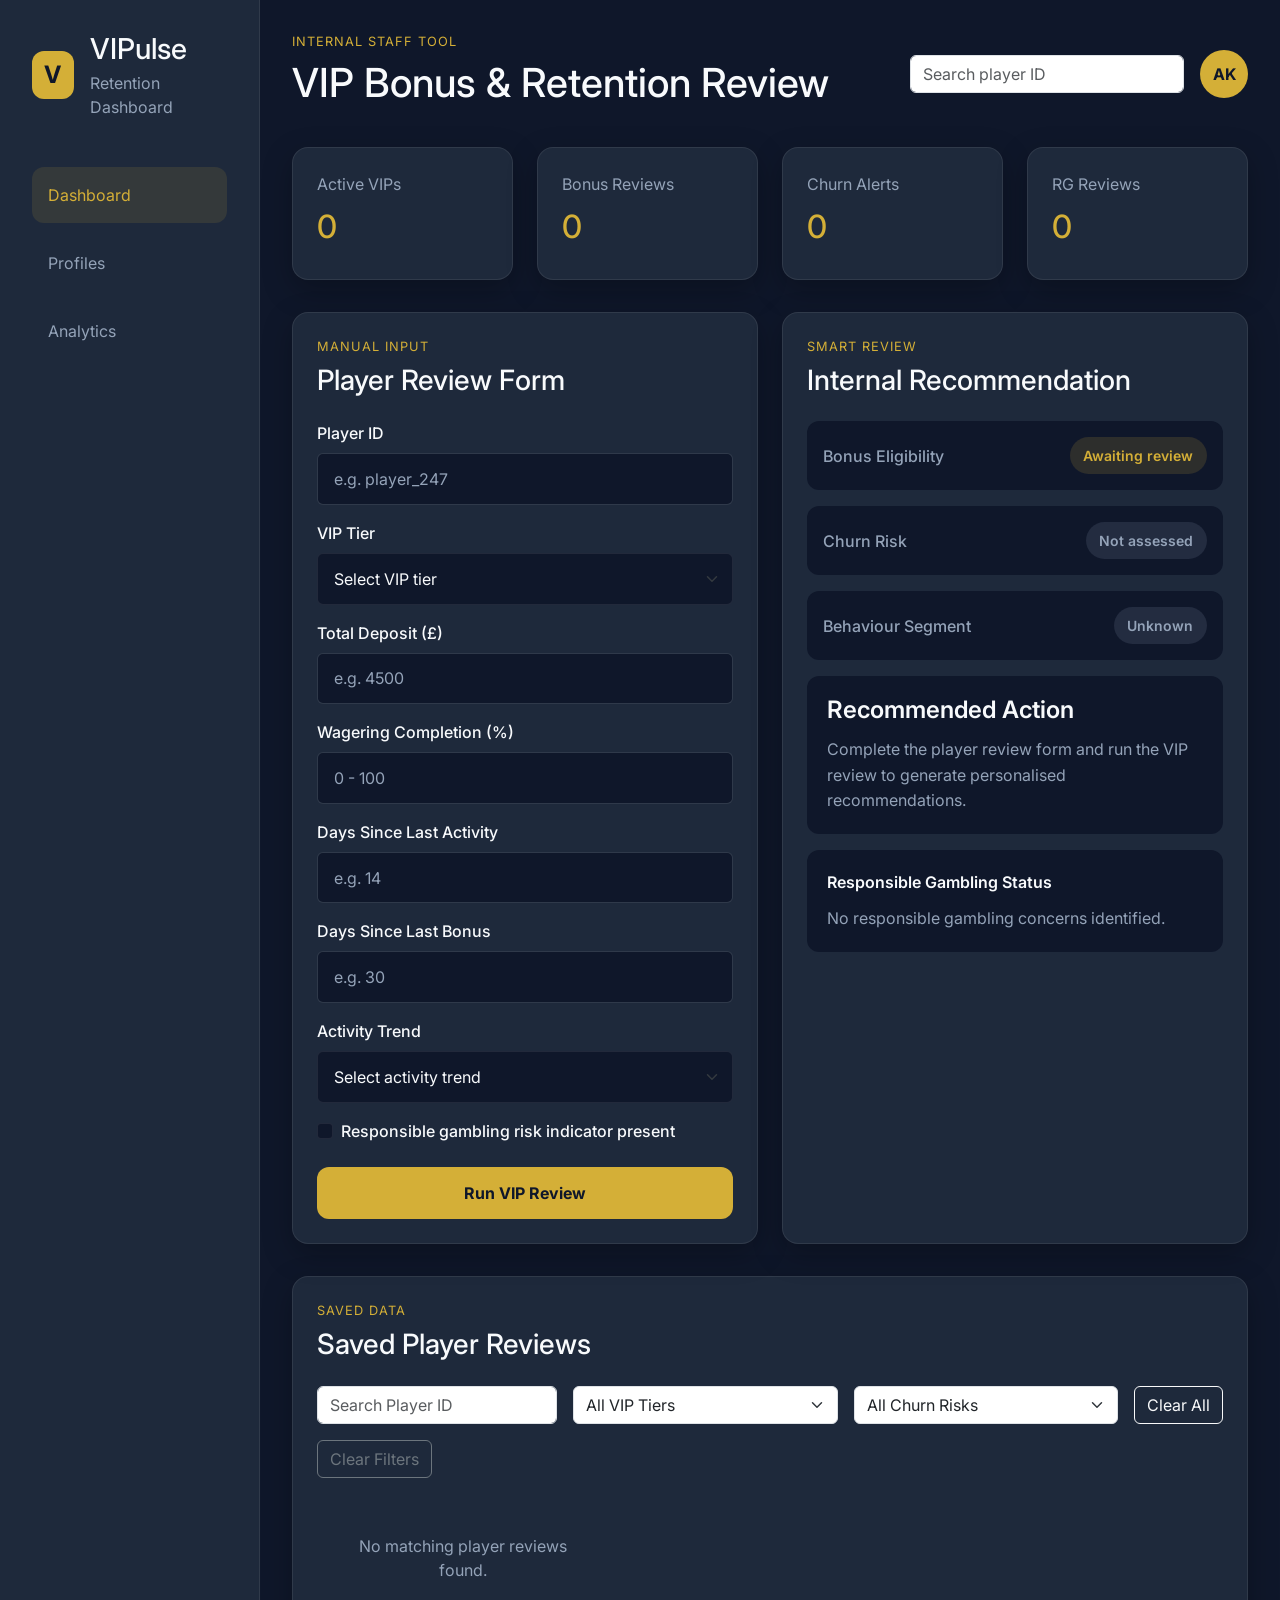
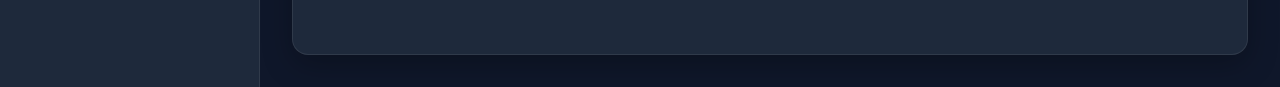
<file: index.html>
<!doctype html>
<html lang="en">
  <head>
    <meta charset="UTF-8" >
    <meta name="viewport" content="width=device-width, initial-scale=1.0" >
    <meta
      name="description"
      content="VIPulse is an interactive VIP retention and bonus review dashboard prototype for iGaming teams."
    >
    <title>VIPulse | Dashboard</title>

    <!-- Google Font: Inter -->
    <link rel="preconnect" href="https://fonts.googleapis.com" >
    <link rel="preconnect" href="https://fonts.gstatic.com" crossorigin >
    <link
      href="https://fonts.googleapis.com/css2?family=Inter:wght@400;500;600;700;800&display=swap"
      rel="stylesheet"
    >

    <!-- Favicon -->
    <link rel="icon" type="image/png" href="assets/images/favicon.png" >

    <!-- Bootstrap CSS -->
    <link
      href="https://cdn.jsdelivr.net/npm/bootstrap@5.3.3/dist/css/bootstrap.min.css"
      rel="stylesheet"
    >

    <!-- Custom CSS -->
    <link rel="stylesheet" href="assets/css/style.css" >
  </head>

  <body>
    <div class="dashboard-wrapper">
      <!-- Sidebar navigation -->
      <aside class="sidebar">
        <div class="brand">
          <span class="brand-icon">V</span>
          <div>
            <h1>VIPulse</h1>
            <p>Retention Dashboard</p>
          </div>
        </div>

        <nav class="sidebar-nav" aria-label="Main navigation">
          <a href="index.html" class="nav-link active">Dashboard</a>
          <a href="pages/profiles.html" class="nav-link">Profiles</a>
          <a href="pages/analytics.html" class="nav-link">Analytics</a>
        </nav>
      </aside>

      <!-- Main dashboard content -->
      <div class="main-content">
        <!-- Page header -->
        <header class="page-header">
          <div>
            <p class="eyebrow">Internal staff tool</p>
            <h2>VIP Bonus & Retention Review</h2>
          </div>

          <div class="header-actions">
            <form id="global-search-form">
              <input
                type="search"
                id="global-player-search"
                class="form-control search-input"
                placeholder="Search player ID"
              >

              <div id="search-error-message" class="search-error-message">
                Player not found.
              </div>
            </form>

            <div class="profile-badge">AK</div>
          </div>
        </header>

        <!-- Statistics summary cards -->
        <section class="stats-section" aria-label="Dashboard summary">
          <article class="stat-card">
            <p>Active VIPs</p>
            <h3 id="active-vips-count">0</h3>
          </article>

          <article class="stat-card">
            <p>Bonus Reviews</p>
            <h3 id="bonus-reviews-count">0</h3>
          </article>

          <article class="stat-card">
            <p>Churn Alerts</p>
            <h3 id="churn-alerts-count">0</h3>
          </article>

          <article class="stat-card">
            <p>RG Reviews</p>
            <h3 id="rg-reviews-count">0</h3>
          </article>
        </section>

        <!-- Review form and recommendation area -->
        <main class="dashboard-main">
          <section class="panel">
            <div class="section-heading">
              <p class="eyebrow">Manual input</p>
              <h3>Player Review Form</h3>
            </div>

            <form id="player-review-form" class="player-form" novalidate>
              <div class="mb-3">
                <label for="player-id" class="form-label">Player ID</label>
                <input
                  type="text"
                  id="player-id"
                  class="form-control"
                  placeholder="e.g. player_247"
                >
                <div class="invalid-feedback">Player ID is required.</div>
              </div>

              <div class="mb-3">
                <label for="vip-tier" class="form-label">VIP Tier</label>
                <select id="vip-tier" class="form-select">
                  <option value="">Select VIP tier</option>
                  <option value="silver">Silver</option>
                  <option value="gold">Gold</option>
                  <option value="platinum">Platinum</option>
                  <option value="diamond">Diamond</option>
                </select>
                <div class="invalid-feedback">Please select a VIP tier.</div>
              </div>

              <div class="mb-3">
                <label for="total-deposit" class="form-label"
                  >Total Deposit (£)</label
                >
                <input
                  type="number"
                  id="total-deposit"
                  class="form-control"
                  placeholder="e.g. 4500"
                  min="0"
                >
                <div class="invalid-feedback">
                  Total deposit must be 0 or above.
                </div>
              </div>

              <div class="mb-3">
                <label for="wagering-completion" class="form-label"
                  >Wagering Completion (%)</label
                >
                <input
                  type="number"
                  id="wagering-completion"
                  class="form-control"
                  placeholder="0 - 100"
                  min="0"
                  max="100"
                >
                <div class="invalid-feedback">
                  Wagering completion must be between 0 and 100.
                </div>
              </div>

              <div class="mb-3">
                <label for="last-active-days" class="form-label"
                  >Days Since Last Activity</label
                >
                <input
                  type="number"
                  id="last-active-days"
                  class="form-control"
                  placeholder="e.g. 14"
                  min="0"
                >
                <div class="invalid-feedback">
                  Days since last activity must be 0 or above.
                </div>
              </div>

              <div class="mb-3">
                <label for="last-bonus-days" class="form-label">
                  Days Since Last Bonus
                </label>

                <input
                  type="number"
                  id="last-bonus-days"
                  class="form-control"
                  placeholder="e.g. 30"
                  min="0"
                >

                <div class="invalid-feedback">
                  Days since last bonus must be 0 or above.
                </div>
              </div>

              <div class="mb-3">
                <label for="activity-trend" class="form-label"
                  >Activity Trend</label
                >
                <select id="activity-trend" class="form-select">
                  <option value="">Select activity trend</option>
                  <option value="increasing">Increasing</option>
                  <option value="stable">Stable</option>
                  <option value="decreasing">Decreasing</option>
                  <option value="inactive">Inactive</option>
                </select>
                <div class="invalid-feedback">
                  Please select an activity trend.
                </div>
              </div>

              <div class="form-check mb-4">
                <input type="checkbox" id="rg-risk" class="form-check-input" >
                <label for="rg-risk" class="form-check-label">
                  Responsible gambling risk indicator present
                </label>
              </div>

              <button type="submit" class="btn submit-btn w-100">
                Run VIP Review
              </button>
              <div id="success-message" class="success-message">
                Player review completed and saved successfully.
              </div>
            </form>
          </section>

          <section class="panel">
            <div class="section-heading">
              <p class="eyebrow">Smart review</p>
              <h3>Internal Recommendation</h3>
            </div>

            <div class="recommendation-container">
              <div class="recommendation-item">
                <span class="recommendation-label">Bonus Eligibility</span>
                <span id="bonus-status" class="status-badge pending">
                  Awaiting review
                </span>
              </div>

              <div class="recommendation-item">
                <span class="recommendation-label">Churn Risk</span>
                <span id="churn-status" class="status-badge neutral">
                  Not assessed
                </span>
              </div>

              <div class="recommendation-item">
                <span class="recommendation-label">Behaviour Segment</span>
                <span id="segment-status" class="status-badge neutral">
                  Unknown
                </span>
              </div>

              <div class="recommendation-alert">
                <h4>Recommended Action</h4>

                <p id="recommendation-text">
                  Complete the player review form and run the VIP review to
                  generate personalised recommendations.
                </p>
              </div>

              <div class="rg-warning">
                <span>Responsible Gambling Status</span>

                <p id="rg-status">
                  No responsible gambling concerns identified.
                </p>
              </div>
            </div>
          </section>
        </main>

        <!-- Saved reviews section -->
        <section class="panel saved-reviews-section">
          <div class="section-heading">
            <p class="eyebrow">Saved data</p>
            <h3>Saved Player Reviews</h3>
          </div>

          <div class="saved-reviews-header">
            <div class="review-filters">
              <input
                type="search"
                id="search-player"
                class="form-control"
                placeholder="Search Player ID"
              >
              <label for="filter-tier" class="visually-hidden">Filter by VIP Tier</label>
              <select id="filter-tier" class="form-select">
                <option value="">All VIP Tiers</option>
                <option value="silver">Silver</option>
                <option value="gold">Gold</option>
                <option value="platinum">Platinum</option>
                <option value="diamond">Diamond</option>
              </select>

              <label for="filter-churn" class="visually-hidden">Filter by Churn Risk</label>
              <select id="filter-churn" class="form-select">
                <option value="">All Churn Risks</option>
                <option value="High risk">High Risk</option>
                <option value="Medium risk">Medium Risk</option>
                <option value="Low risk">Low Risk</option>
              </select>

              <button id="clear-filters-btn" class="btn btn-outline-secondary">
                Clear Filters
              </button>
            </div>

            <button id="clear-reviews-btn" class="btn btn-outline-light">
              Clear All
            </button>
          </div>

          <div id="saved-reviews-container" class="saved-reviews-grid">
            <p class="empty-state">No player reviews saved yet.</p>
          </div>
        </section>
      </div>
    </div>

    <!-- Bootstrap JavaScript -->
    <script src="https://cdn.jsdelivr.net/npm/bootstrap@5.3.3/dist/js/bootstrap.bundle.min.js"></script>

    <!-- Custom JavaScript -->
    <script src="assets/js/app.js"></script>
  </body>
</html>
</file>
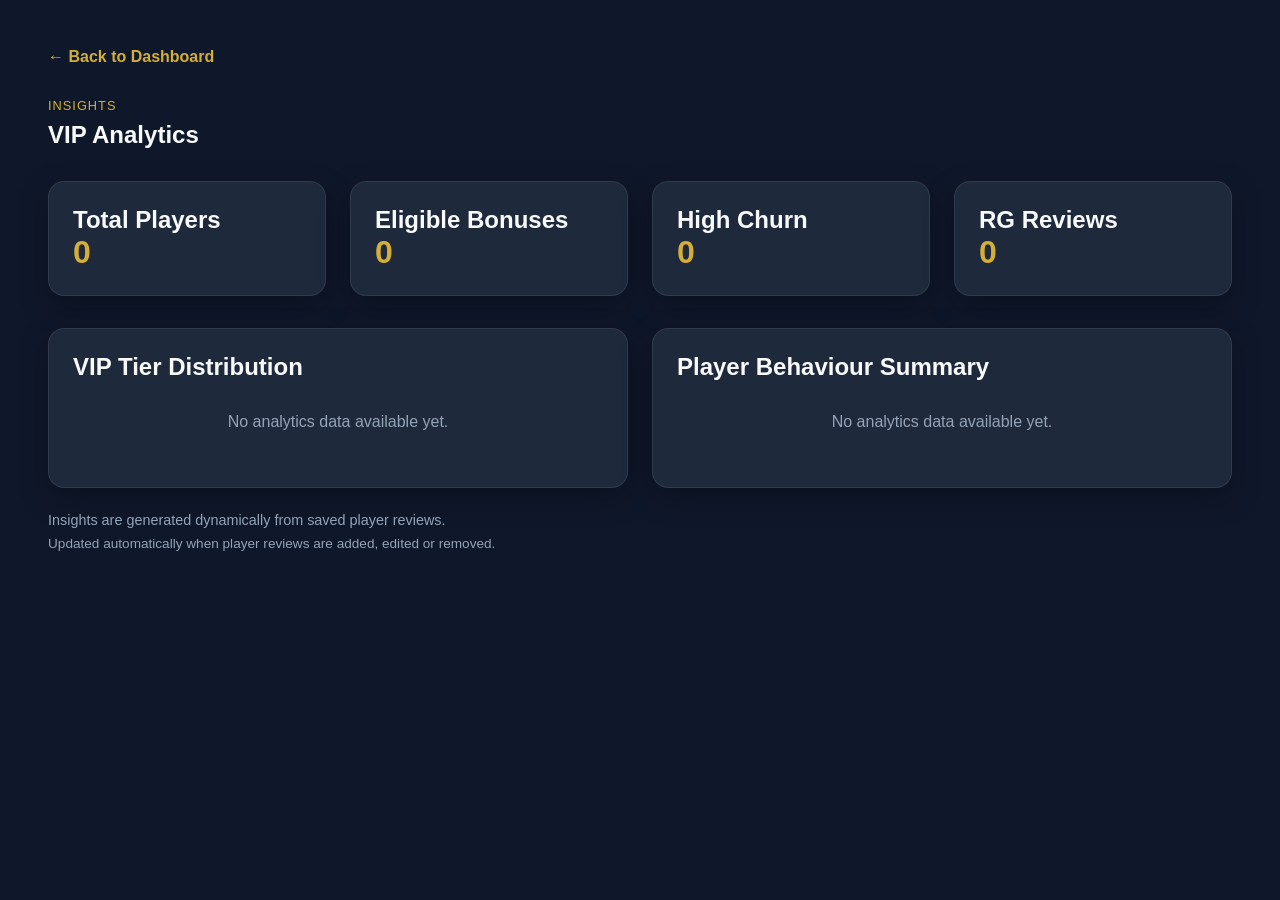
<file: pages/analytics.html>
<!doctype html>
<html lang="en">
  <head>
    <meta charset="UTF-8" >
    <meta name="viewport" content="width=device-width, initial-scale=1.0" >
    <meta
  name="description"
  content="Analyse VIP player behaviour, bonus activity, churn risk and retention trends using the VIPulse analytics dashboard."
>

    <title>VIPulse | Analytics</title>

    <!-- Favicon -->
    <link rel="icon" type="image/png" href="../assets/images/favicon.png" >

    <link rel="stylesheet" href="../assets/css/style.css" >
  </head>

  <body>
    <main class="secondary-page">
      <a href="../index.html" class="back-link">← Back to Dashboard</a>

      <section class="analytics-container">
        <p class="eyebrow">Insights</p>
        <h1>VIP Analytics</h1>

        <div id="analytics-content">
          <section class="analytics-summary">
            <div class="analytics-card">
              <h2>Total Players</h2>
              <p id="analytics-total-players">0</p>
            </div>

            <div class="analytics-card">
              <h2>Eligible Bonuses</h2>
              <p id="analytics-bonus">0</p>
            </div>

            <div class="analytics-card">
              <h2>High Churn</h2>
              <p id="analytics-churn">0</p>
            </div>

            <div class="analytics-card">
              <h2>RG Reviews</h2>
              <p id="analytics-rg">0</p>
            </div>
          </section>

          <section class="analytics-breakdown">
            <div class="analytics-section">
              <h2>VIP Tier Distribution</h2>
              <div id="tier-breakdown"></div>
            </div>

            <div class="analytics-section">
              <h2>Player Behaviour Summary</h2>
              <div id="behaviour-breakdown"></div>
            </div>
          </section>
        </div>
        <p class="analytics-note">
          Insights are generated dynamically from saved player reviews.
        </p>

        <p class="analytics-update-note">
          Updated automatically when player reviews are added, edited or
          removed.
        </p>
      </section>
    </main>

    <script src="../assets/js/app.js"></script>
  </body>
</html>
</file>
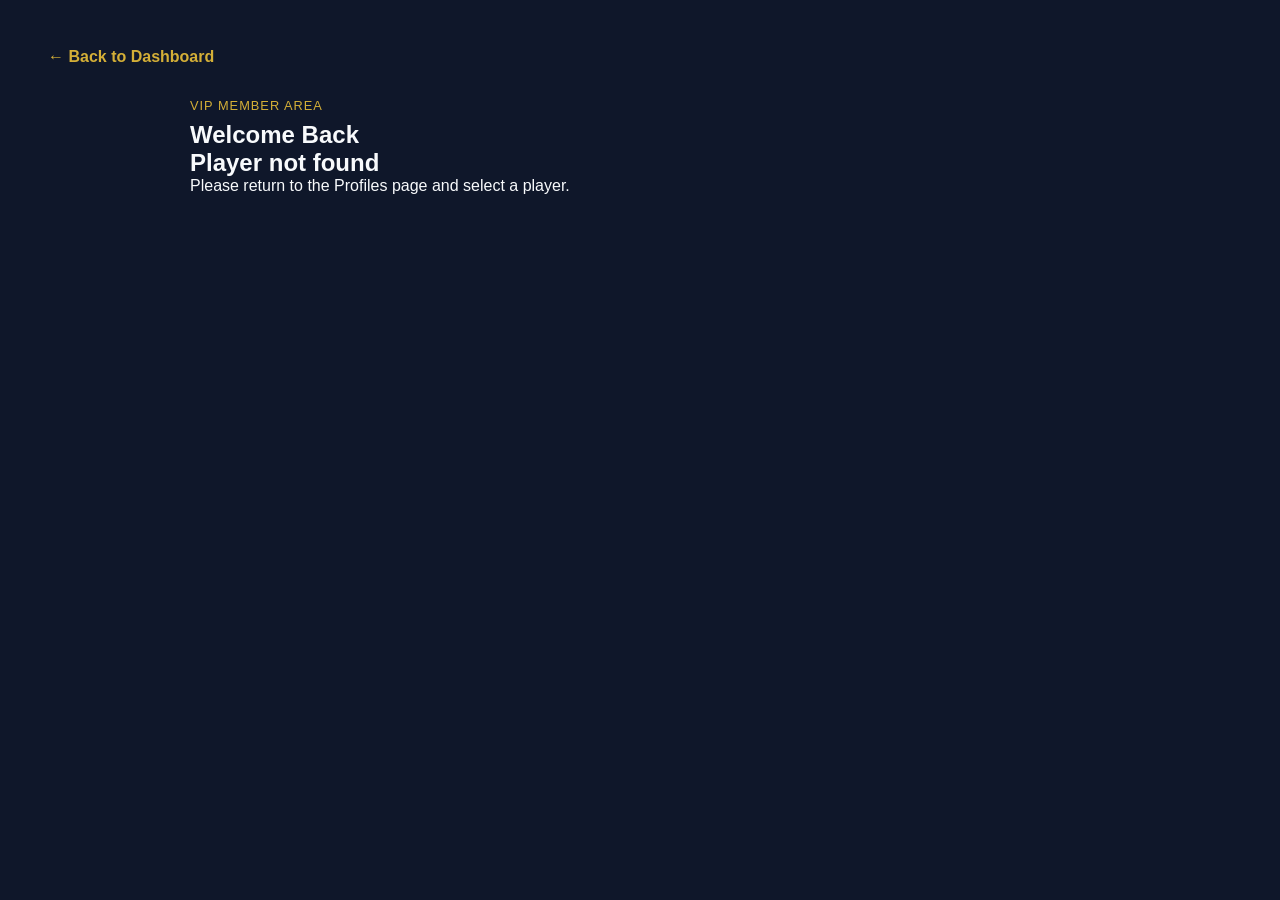
<file: pages/customer-preview.html>
<!doctype html>
<html lang="en">
  <head>
    <meta charset="UTF-8" >
    <meta name="viewport" content="width=device-width, initial-scale=1.0" >
    <meta
  name="description"
  content="Preview customer retention recommendations and VIP player insights in VIPulse."
>

    <title>VIPulse | Customer Preview</title>

    <!-- Favicon -->
    <link rel="icon" type="image/png" href="../assets/images/favicon.png" >

    <link rel="stylesheet" href="../assets/css/style.css" >
  </head>

  <body>
    <main class="secondary-page">
      <a href="../index.html" class="back-link">← Back to Dashboard</a>

      <section class="customer-preview-container">
        <p class="eyebrow">VIP Member Area</p>
        <h1>Welcome Back</h1>

        <div id="customer-preview-content">
          <!-- Customer preview will be generated by JavaScript -->
        </div>
      </section>
    </main>

    <script src="../assets/js/app.js"></script>
  </body>
</html>
</file>
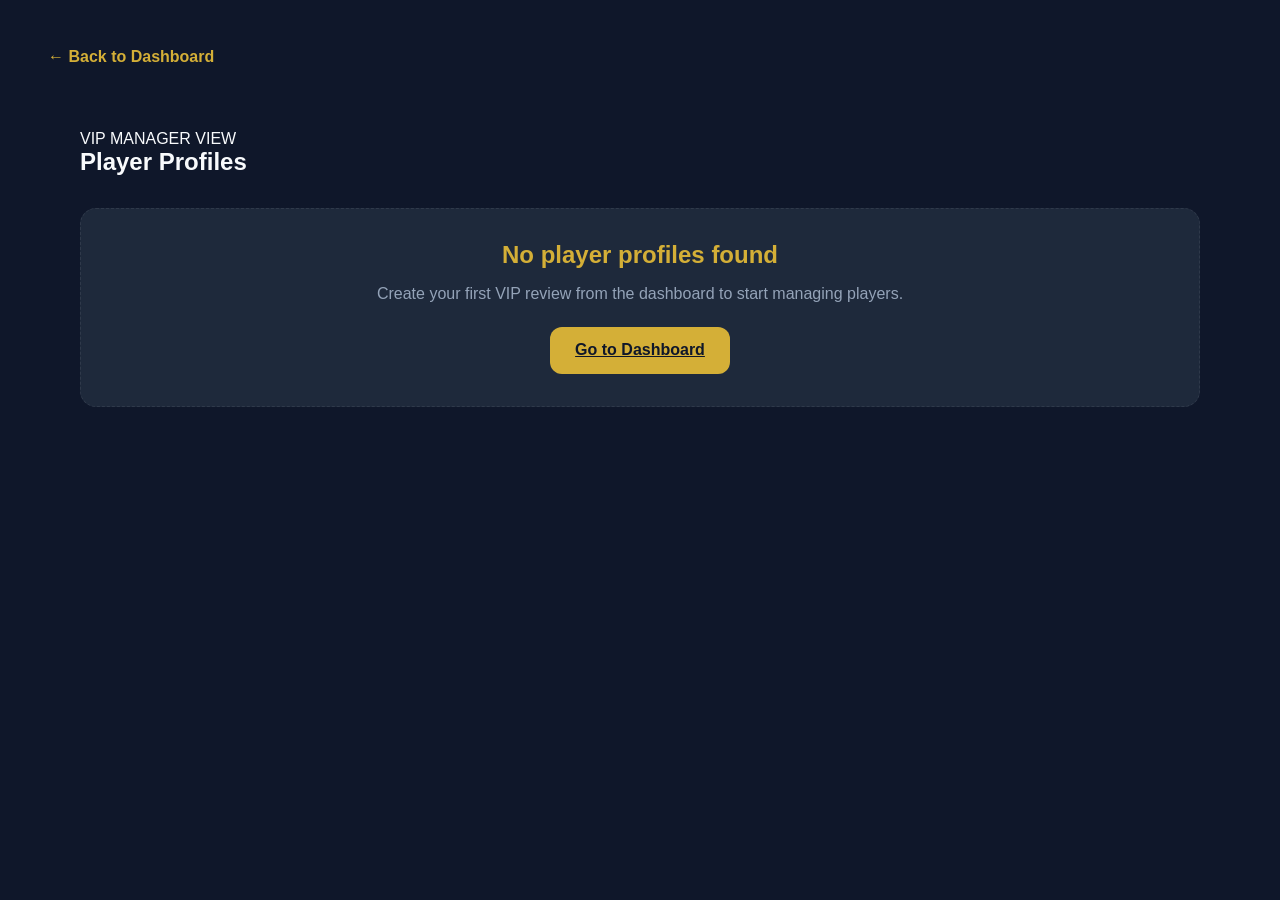
<file: pages/profiles.html>
<!doctype html>
<html lang="en">
  <head>
    <meta charset="UTF-8" >
    <meta name="viewport" content="width=device-width, initial-scale=1.0" >
    <meta
  name="description"
  content="View, search and manage saved VIP player profiles in the VIPulse retention review dashboard."
>
    <title>VIPulse | Profiles</title>

    <!-- Favicon -->
    <link rel="icon" type="image/png" href="../assets/images/favicon.png" >

    <link rel="stylesheet" href="../assets/css/style.css" >
  </head>

  <body>
    <main class="profile-page">
      <a href="../index.html" class="back-link">← Back to Dashboard</a>

      <section class="profile-container">
        <p class="section-label">VIP MANAGER VIEW</p>

        <h1 id="profile-title">Player not found</h1>

        <div id="profile-content">
          <p>Search for a player from the dashboard.</p>
        </div>
      </section>
    </main>

    <script src="../assets/js/app.js"></script>
  </body>
</html>
</file>
<file: assets/css/style.css>
/* =====================
   CSS VARIABLES
===================== */

:root {
  --bg-primary: #0f172a;
  --bg-secondary: #1e293b;
  --bg-tertiary: #334155;

  --accent-gold: #d4af37;

  --text-primary: #f8fafc;
  --text-secondary: #94a3b8;

  --border-color: rgba(255, 255, 255, 0.08);

  --shadow: 0 10px 30px rgba(0, 0, 0, 0.25);

  --sidebar-width: 260px;

  --border-radius: 16px;
}

/* =====================
   RESET
===================== */

* {
  margin: 0;
  padding: 0;
  box-sizing: border-box;
}

body {
  font-family: "Inter", sans-serif;
  background-color: var(--bg-primary);
  color: var(--text-primary);
}

/* =====================
   LAYOUT
===================== */

.dashboard-wrapper {
  display: grid;
  grid-template-columns: var(--sidebar-width) 1fr;
  min-height: 100vh;
}

/* =====================
   SIDEBAR
===================== */

.sidebar {
  background-color: var(--bg-secondary);
  padding: 2rem;
  border-right: 1px solid var(--border-color);
}

.brand {
  display: flex;
  align-items: center;
  gap: 1rem;
  margin-bottom: 3rem;
}

.brand-icon {
  width: 48px;
  height: 48px;
  background-color: var(--accent-gold);
  color: var(--bg-primary);
  border-radius: 12px;

  display: flex;
  align-items: center;
  justify-content: center;

  font-weight: 700;
  font-size: 1.5rem;
}

.brand h1 {
  font-size: 1.8rem;
  margin-bottom: 0.25rem;
}

.brand p {
  color: var(--text-secondary);
  margin: 0;
}

.sidebar-nav {
  display: flex;
  flex-direction: column;
  gap: 0.75rem;
}

.sidebar-nav .nav-link {
  color: var(--text-secondary);
  padding: 1rem;
  border-radius: 12px;
  text-decoration: none;
  transition: 0.3s ease;
}

.sidebar-nav .nav-link:hover,
.sidebar-nav .nav-link.active {
  background-color: rgba(212, 175, 55, 0.12);
  color: var(--accent-gold);
}

/* =====================
   MAIN CONTENT
===================== */

.main-content {
  padding: 2rem;
}

.page-header {
  display: flex;
  justify-content: space-between;
  align-items: center;
  margin-bottom: 2rem;
}

.eyebrow {
  color: var(--accent-gold);
  text-transform: uppercase;
  font-size: 0.8rem;
  letter-spacing: 1px;
  margin-bottom: 0.5rem;
}

.page-header h2 {
  font-size: 2.5rem;
}

.header-actions {
  display: flex;
  align-items: center;
  gap: 1rem;
}

.search-input {
  min-width: 260px;
}

.profile-badge {
  width: 48px;
  height: 48px;
  border-radius: 50%;
  background-color: var(--accent-gold);
  color: var(--bg-primary);

  display: flex;
  align-items: center;
  justify-content: center;

  font-weight: 700;
}

/* =====================
   STATS CARDS
===================== */

.stats-section {
  display: grid;
  grid-template-columns: repeat(4, 1fr);
  gap: 1.5rem;

  margin-bottom: 2rem;
}

.stat-card,
.panel {
  background-color: var(--bg-secondary);
  border: 1px solid var(--border-color);
  border-radius: var(--border-radius);
  padding: 1.5rem;
  box-shadow: var(--shadow);
}

.stat-card p {
  color: var(--text-secondary);
  margin-bottom: 0.75rem;
}

.stat-card h3 {
  font-size: 2rem;
  color: var(--accent-gold);
}

/* =====================
   MAIN PANELS
===================== */

.dashboard-main {
  display: grid;
  grid-template-columns: 1fr 1fr;
  gap: 1.5rem;

  margin-bottom: 2rem;
}

.section-heading {
  margin-bottom: 1.5rem;
}

.placeholder-box {
  border: 2px dashed var(--border-color);
  border-radius: 12px;
  min-height: 220px;

  display: flex;
  align-items: center;
  justify-content: center;

  color: var(--text-secondary);
  text-align: center;
  padding: 1rem;
}

/* =====================
   RESPONSIVE
===================== */

@media (max-width: 1024px) {
  .dashboard-wrapper {
    grid-template-columns: 1fr;
  }

  .sidebar {
    border-right: none;
    border-bottom: 1px solid var(--border-color);
  }

  .stats-section,
  .dashboard-main {
    grid-template-columns: 1fr;
  }
}

@media (max-width: 768px) {
  .page-header {
    flex-direction: column;
    align-items: flex-start;
    gap: 1rem;
  }

  .header-actions {
    width: 100%;
    flex-direction: column;
    align-items: stretch;
  }

  .search-input {
    min-width: 100%;
  }

  .stats-section {
    grid-template-columns: repeat(2, 1fr);
  }
}

/* =====================
   FORM STYLING
===================== */

.player-form .form-label,
.player-form .form-check-label {
  color: var(--text-primary);
  font-weight: 500;
}

.player-form .form-control,
.player-form .form-select {
  background-color: var(--bg-primary);
  border: 1px solid var(--border-color);
  color: var(--text-primary);
  padding: 0.8rem 1rem;
}

.player-form .form-control::placeholder {
  color: var(--text-secondary);
}

.player-form .form-control:focus,
.player-form .form-select:focus {
  background-color: var(--bg-primary);
  border-color: var(--accent-gold);
  color: var(--text-primary);
  box-shadow: 0 0 0 0.2rem rgba(212, 175, 55, 0.2);
}

.player-form .form-select option {
  background-color: var(--bg-secondary);
  color: var(--text-primary);
}

.player-form .form-check-input {
  background-color: var(--bg-primary);
  border-color: var(--border-color);
}

.player-form .form-check-input:checked {
  background-color: var(--accent-gold);
  border-color: var(--accent-gold);
}

.submit-btn {
  background-color: var(--accent-gold);
  color: var(--bg-primary);
  font-weight: 700;
  border: none;
  padding: 0.9rem 1rem;
  border-radius: 12px;

  display: flex;
  justify-content: center;
  align-items: center;
  text-align: center;
}

.submit-btn:hover {
  background-color: #f1c94c;
  color: var(--bg-primary);
}

/* =====================
   RECOMMENDATION PANEL
===================== */

.recommendation-container {
  display: flex;
  flex-direction: column;
  gap: 1rem;
}

.recommendation-item {
  display: flex;
  justify-content: space-between;
  align-items: center;

  padding: 1rem;
  background-color: var(--bg-primary);
  border-radius: 12px;
}

.recommendation-label {
  color: var(--text-secondary);
  font-weight: 500;
}

.status-badge {
  padding: 0.5rem 0.85rem;
  border-radius: 999px;
  font-size: 0.875rem;
  font-weight: 600;
}

.status-badge.pending {
  background-color: rgba(212, 175, 55, 0.15);
  color: var(--accent-gold);
}

.status-badge.neutral {
  background-color: rgba(148, 163, 184, 0.15);
  color: var(--text-secondary);
}

.recommendation-alert,
.rg-warning {
  background-color: var(--bg-primary);
  border-radius: 12px;
  padding: 1.25rem;
}

.recommendation-alert h4,
.rg-warning span {
  display: block;
  margin-bottom: 0.75rem;
  color: var(--text-primary);
  font-weight: 600;
}

.recommendation-alert p,
.rg-warning p {
  margin: 0;
  color: var(--text-secondary);
  line-height: 1.6;
}
.status-badge.success {
  background-color: rgba(34, 197, 94, 0.15);
  color: #22c55e;
}

.status-badge.warning {
  background-color: rgba(245, 158, 11, 0.15);
  color: #f59e0b;
}

.status-badge.danger {
  background-color: rgba(220, 38, 38, 0.15);
  color: #ef4444;
}
/* =====================
   SAVED REVIEWS
===================== */

.saved-reviews-grid {
  display: grid;
  grid-template-columns: repeat(auto-fill, minmax(280px, 1fr));
  gap: 1rem;
}

.review-card {
  background-color: var(--bg-primary);
  border: 1px solid var(--border-color);
  border-radius: 12px;
  padding: 1rem;
}

.review-card h4 {
  margin-bottom: 1rem;
  color: var(--accent-gold);
}

.review-card p {
  margin-bottom: 0.5rem;
  color: var(--text-secondary);
}

.review-card strong {
  color: var(--text-primary);
}

.card-actions {
  margin-top: 1rem;
}

.delete-btn {
  width: 100%;
}

.empty-state {
  color: var(--text-secondary);
  text-align: center;
  padding: 2rem;
}

/* =====================
   SEARCH & FILTERS
===================== */

.saved-reviews-header {
  display: flex;
  justify-content: space-between;
  align-items: flex-start;
  gap: 1rem;
  margin-bottom: 1.5rem;
}

.review-filters {
  display: flex;
  flex-wrap: wrap;
  gap: 1rem;
  flex: 1;
}

.review-filters .form-control,
.review-filters .form-select {
  min-width: 220px;
  flex: 1;
}

@media (max-width: 768px) {
  .saved-reviews-header {
    flex-direction: column;
    align-items: stretch;
  }

  .review-filters {
    flex-direction: column;
  }
}

/* =====================
   SUCCESS MESSAGE
===================== */

.success-message {
  display: none;
  margin-top: 1rem;
  padding: 0.9rem 1rem;
  border-radius: 12px;
  background-color: rgba(34, 197, 94, 0.15);
  border: 1px solid rgba(34, 197, 94, 0.3);
  color: #22c55e;
  font-weight: 500;
}

.success-message.show {
  display: block;
}

/* =====================
   BEHAVIOUR INDICATORS
===================== */

.behaviour-tags {
  display: flex;
  flex-wrap: wrap;
  gap: 0.5rem;
  margin: 1rem 0;
}

.behaviour-tag {
  padding: 0.4rem 0.7rem;
  border-radius: 999px;
  font-size: 0.8rem;
  font-weight: 600;
}

.behaviour-tag.success {
  background-color: rgba(34, 197, 94, 0.15);
  color: #22c55e;
}

.behaviour-tag.warning {
  background-color: rgba(245, 158, 11, 0.15);
  color: #f59e0b;
}

.behaviour-tag.danger {
  background-color: rgba(220, 38, 38, 0.15);
  color: #ef4444;
}

.behaviour-tag.neutral {
  background-color: rgba(148, 163, 184, 0.15);
  color: var(--text-secondary);
}

/* =====================
   PLAYER PROFILE
===================== */

.profile-page {
  padding: 3rem;
}

.profile-container {
  border-radius: 24px;
  padding: 2rem;
}

#profile-content {
  margin-top: 2rem;
}

/* =====================
   PROFILE LIST
===================== */

.profile-grid {
  display: grid;
  grid-template-columns: repeat(auto-fill, minmax(280px, 1fr));
  gap: 1.5rem;
}

.profile-card {
  background-color: var(--bg-secondary);
  border: 1px solid var(--border-color);
  border-radius: 20px;
  padding: 1.5rem;
  box-shadow: var(--shadow);

  display: flex;
  flex-direction: column;
  height: 100%;
}

.profile-card h3 {
  color: var(--accent-gold);
  margin-bottom: 1rem;
}

.profile-card p {
  margin-bottom: 0.75rem;
}

.view-profile-btn {
  margin-top: auto;
  width: 100%;
}

.profile-card p:last-of-type {
  margin-bottom: 1.5rem;
}

.profile-card-detail {
    display: flex;
    justify-content: space-between;
    gap: 1rem;
    padding: 0.75rem 0;
    border-bottom: 1px solid var(--border-color);
}

.profile-card-detail span {
    color: var(--text-secondary);
    min-width: 120px;
}

.profile-card-detail strong {
    color: var(--text-primary);
    text-align: right;
}

/* =====================
   GLOBAL SEARCH ERROR
===================== */

.search-error-message {
  display: none;
  margin-top: 0.5rem;
  color: #ef4444;
  font-size: 0.85rem;
}

.search-error-message.show {
  display: block;
}

/* =====================
   ANALYTICS PAGE
===================== */

.secondary-page {
  min-height: 100vh;
  padding: 3rem;
  background-color: var(--bg-primary);
  color: var(--text-primary);
}

.back-link {
  display: inline-block;
  margin-bottom: 2rem;
  color: var(--accent-gold);
  text-decoration: none;
  font-weight: 600;
}

.back-link:hover {
  color: #f1c94c;
}

.analytics-container {
  max-width: 1200px;
  margin: 0 auto;
}

.analytics-container h1 {
  margin-bottom: 2rem;
}

.analytics-summary {
  display: grid;
  grid-template-columns: repeat(4, 1fr);
  gap: 1.5rem;
  margin-bottom: 2rem;
}

.analytics-card,
.analytics-section {
  background-color: var(--bg-secondary);
  border: 1px solid var(--border-color);
  border-radius: var(--border-radius);
  padding: 1.5rem;
  box-shadow: var(--shadow);
}

.analytics-card h3 {
  color: var(--text-secondary);
  font-size: 1rem;
  margin-bottom: 1rem;
}

.analytics-card p {
  color: var(--accent-gold);
  font-size: 2rem;
  font-weight: 800;
  margin: 0;
}

.analytics-breakdown {
  display: grid;
  grid-template-columns: 1fr 1fr;
  gap: 1.5rem;
}

.breakdown-row {
  display: flex;
  justify-content: space-between;
  padding: 0.85rem 0;
  border-bottom: 1px solid var(--border-color);
  color: var(--text-secondary);
}

.breakdown-row strong {
  color: var(--text-primary);
}

@media (max-width: 1024px) {
  .analytics-summary,
  .analytics-breakdown {
    grid-template-columns: 1fr 1fr;
  }
}

@media (max-width: 768px) {
  .secondary-page {
    padding: 1.5rem;
  }

  .analytics-summary,
  .analytics-breakdown {
    grid-template-columns: 1fr;
  }
}

.analytics-note {
  margin-top: 1.5rem;
  color: var(--text-secondary);
  font-size: 0.9rem;
}
.analytics-update-note {
  margin-top: 0.5rem;
  color: var(--text-secondary);
  font-size: 0.85rem;
}

/* =====================
   PROFILE ACTION BUTTONS
===================== */

.profile-card .card-actions {
  display: flex;
  gap: 0.75rem;
  margin-top: 1.5rem;
  max-width: 360px;
}

.profile-card .card-actions .btn {
  flex: 1;
  min-width: 0;
  padding: 0.8rem 0.6rem;
  font-size: 0.9rem;
  white-space: nowrap;
}

.customer-preview-btn {
  display: flex;
  justify-content: center;
  align-items: center;
  border: 1px solid var(--accent-gold);
  color: var(--accent-gold);
  background: transparent;
  border-radius: var(--border-radius);
  text-decoration: none;
  font-weight: 600;
  transition: 0.3s ease;
}

.customer-preview-btn:hover {
  background: rgba(212, 175, 55, 0.12);
  color: var(--accent-gold);
}

@media (max-width: 576px) {
  .profile-card .card-actions {
    flex-direction: column;
  }
}

/* =====================
   CUSTOMER PREVIEW
===================== */

.customer-preview-container {
  max-width: 900px;
  margin: 0 auto;
}

.customer-card {
  background-color: var(--bg-secondary);
  border: 1px solid var(--border-color);
  border-radius: var(--border-radius);
  box-shadow: var(--shadow);
  padding: 2rem;
}

.customer-card h2 {
  color: var(--accent-gold);
  margin-bottom: 0.5rem;
}

.customer-card h3 {
  margin-top: 2rem;
  margin-bottom: 1rem;
  color: var(--text-primary);
}

.customer-card p {
  color: var(--text-secondary);
  line-height: 1.8;
}

.customer-divider {
  margin: 2rem 0;
  border-top: 1px solid var(--border-color);
}

.customer-status {
  display: inline-block;
  margin-top: 1rem;
  padding: 0.6rem 1rem;
  border-radius: 999px;
  background-color: rgba(255, 193, 7, 0.15);
  color: var(--accent-gold);
  font-weight: 600;
}

.customer-help {
  margin-top: 2rem;
  padding-top: 1.5rem;
  border-top: 1px solid var(--border-color);
}

.customer-help h4 {
  margin-bottom: 0.5rem;
}

.customer-help p {
  margin: 0;
}

.customer-intro {
  margin-top: 1rem;
  color: var(--text-secondary);
  font-size: 1rem;
  line-height: 1.6;
}

.customer-highlight {
  margin-top: 1rem;
  padding: 1rem 1.25rem;
  background-color: rgba(212, 175, 55, 0.08);
  border-left: 4px solid var(--accent-gold);
  border-radius: 8px;
}

.customer-highlight p {
  margin: 0;
  color: var(--text-primary);
  font-weight: 500;
}

/* =====================
   EMPTY STATES
===================== */

.empty-state-card {
  background-color: var(--bg-secondary);
  border: 1px dashed var(--border-color);
  border-radius: var(--border-radius);
  padding: 2rem;
  text-align: center;
}

.empty-state-card h2 {
  color: var(--accent-gold);
  margin-bottom: 1rem;
}

.empty-state-card p {
  color: var(--text-secondary);
  margin-bottom: 1.5rem;
}

.empty-state-btn {
  display: inline-block;
  width: auto;
  min-width: 180px;
}

/* =====================
   404 PAGE
===================== */

.error-container {
  max-width: 700px;
  margin: 0 auto;
  background-color: var(--bg-secondary);
  border: 1px solid var(--border-color);
  border-radius: var(--border-radius);
  box-shadow: var(--shadow);
  padding: 3rem;
  text-align: center;
}

.error-container h1 {
  color: var(--accent-gold);
  font-size: 5rem;
  font-weight: 800;
  margin-bottom: 1rem;
}

.error-container h2 {
  margin-bottom: 1rem;
}

.error-container p {
  color: var(--text-secondary);
  margin-bottom: 2rem;
}

.error-btn {
  display: inline-block;
  width: auto;
  min-width: 200px;
}

/* =====================
   EXTRA SMALL DEVICES
===================== */

@media (max-width: 400px) {
  .profile-page,
  .secondary-page {
    padding: 1.25rem;
  }

  .profile-container {
    padding: 1rem;
  }

  .empty-state-card {
    width: 100%;
    padding: 1.5rem 1rem;
  }

  .empty-state-btn {
    width: 100%;
    min-width: 0;
  }
}
</file>
